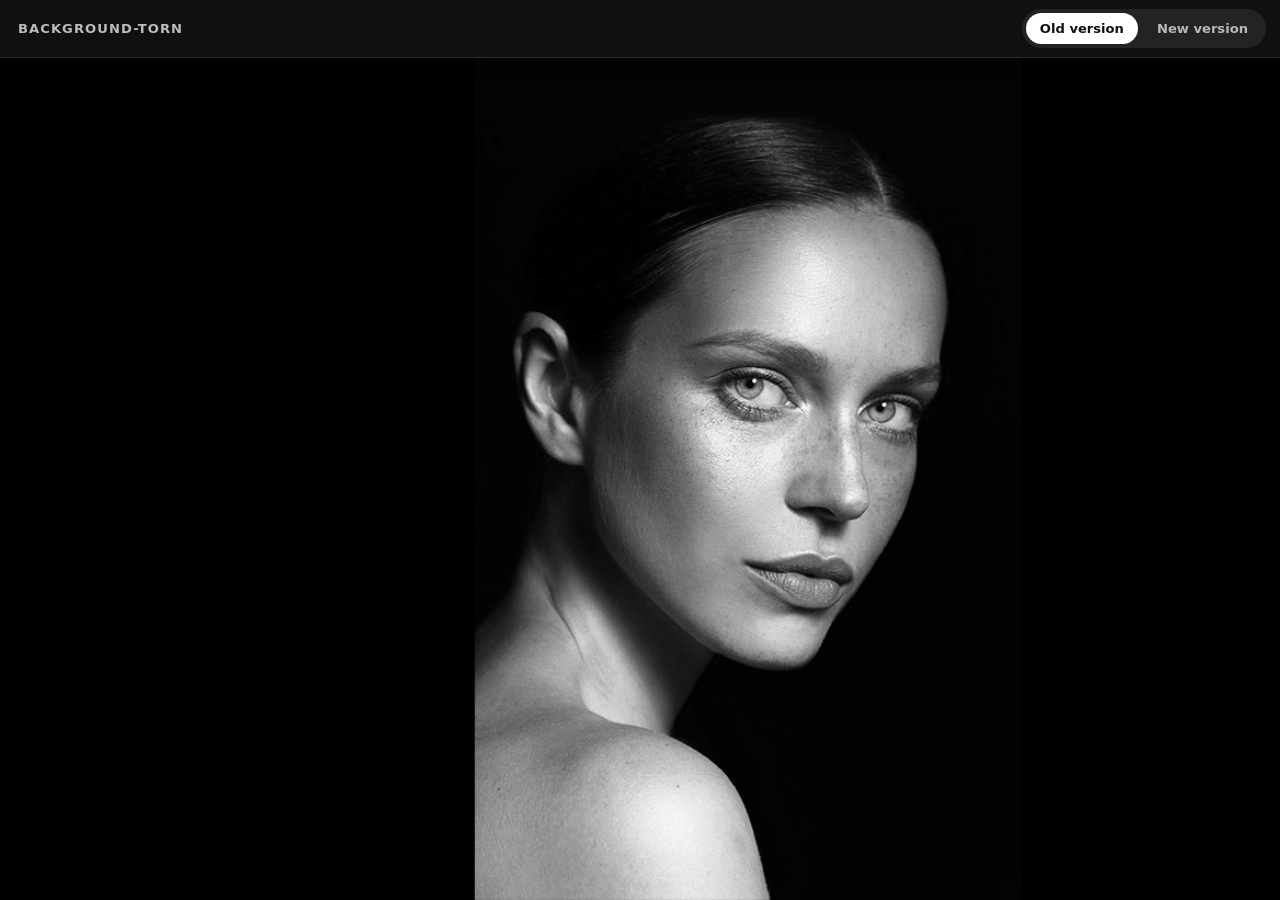
<file: index.html>
<!doctype html>
<html lang="en">
<head>
    <meta charset="utf-8">
    <meta name="viewport" content="width=device-width, initial-scale=1">
    <meta name="theme-color" content="#111111">
    <title>background-torn — old and new</title>
    <link rel="stylesheet" href="./css/index.css?v=2">
    <script src="./js/index.js?v=4" defer></script>
</head>
<body>
    <header class="version-switcher" aria-label="Choose a background-torn version">
        <span class="version-switcher__title">background-torn</span>
        <div class="version-switcher__controls" role="group" aria-label="Version">
            <button class="version-button is-active" type="button" data-version="old" aria-pressed="true">
                Old version
            </button>
            <button class="version-button" type="button" data-version="new" aria-pressed="false">
                New version
            </button>
        </div>
    </header>

    <main class="preview">
        <iframe
            class="preview__frame"
            title="Old background-torn version"
            src="./versions/old/index.html?v=4"
            data-preview
        ></iframe>
    </main>
</body>
</html>
</file>
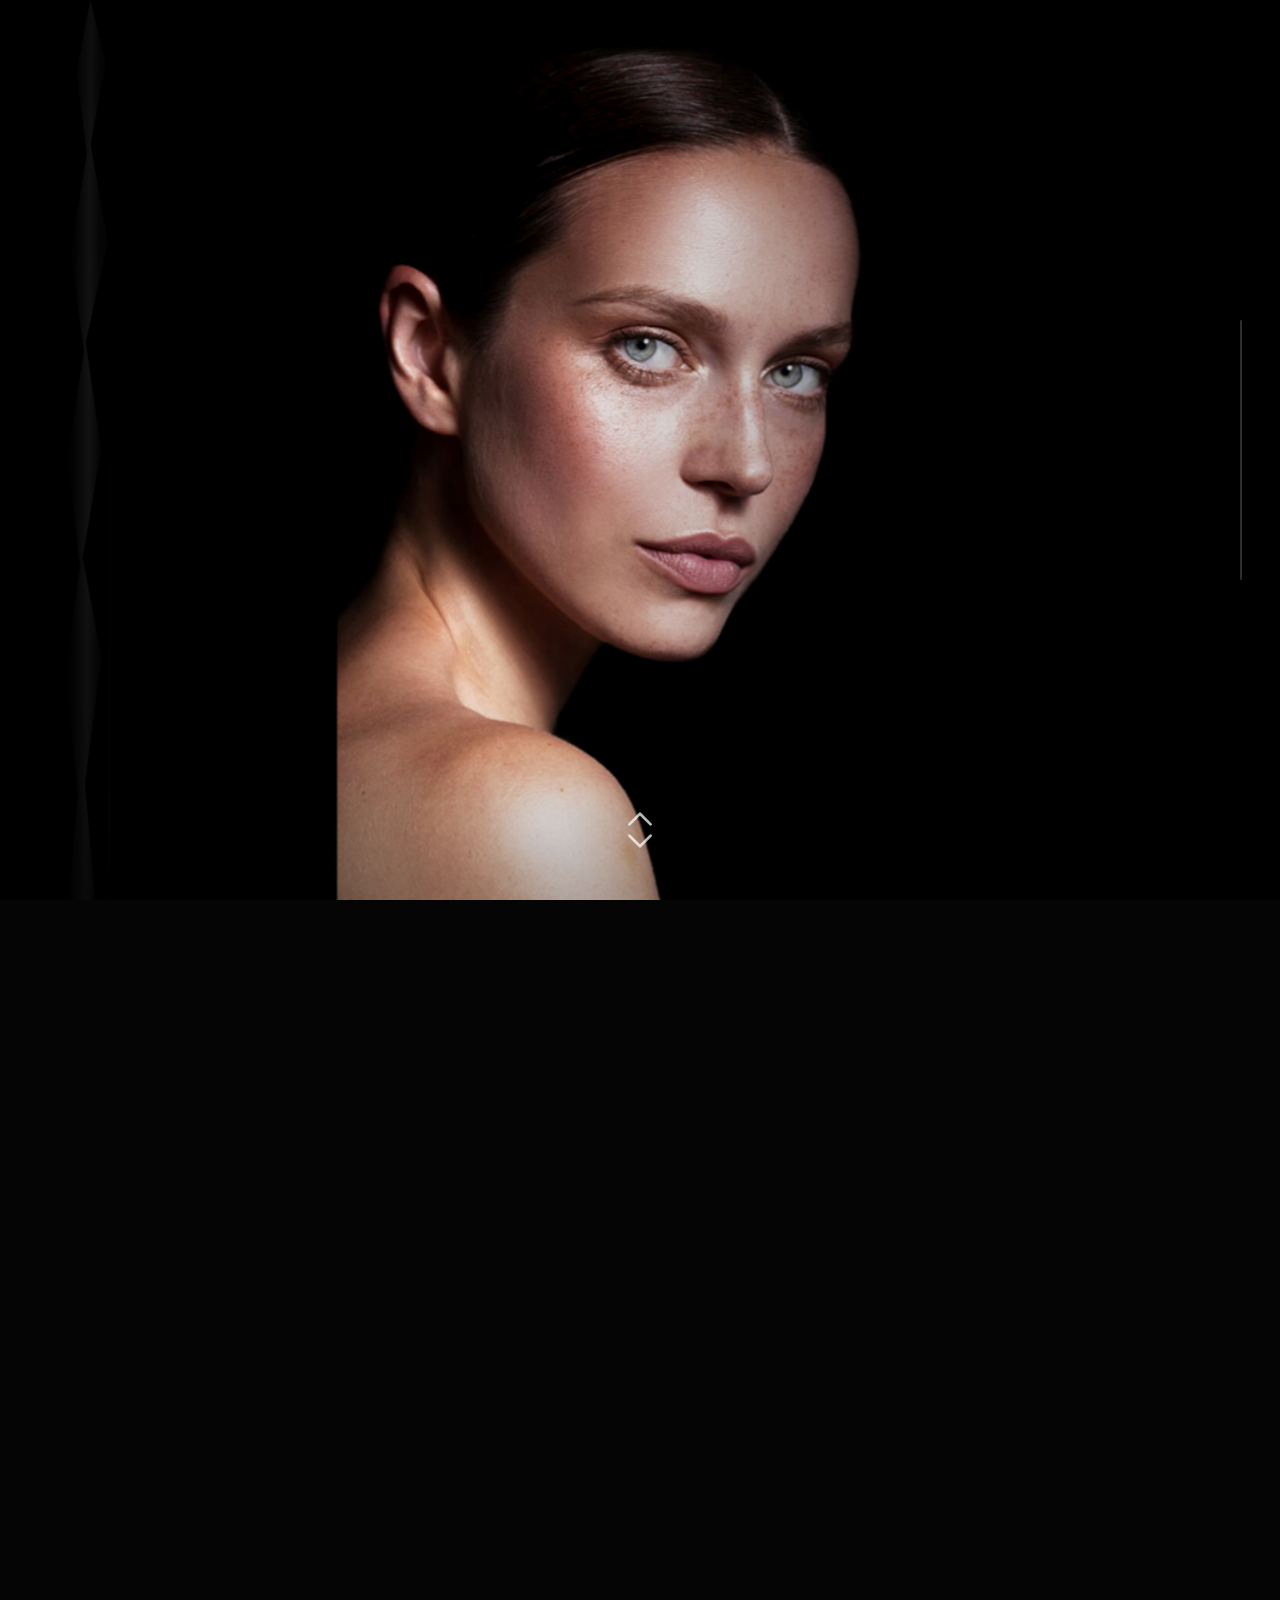
<file: versions/new/index.html>
<!doctype html>
<html lang="en">
<head>
    <meta charset="utf-8">
    <meta name="viewport" content="width=device-width, initial-scale=1">
    <meta name="theme-color" content="#050505">
    <title>background-torn</title>
    <link rel="preload" href="./img/ModelLand.jpg" as="image">
    <link rel="preload" href="./img/ModelTornLand.jpg" as="image">
    <link rel="stylesheet" href="./css/index.css?v=4">
    <script src="./js/index.js" defer></script>
</head>
<body>
    <main class="experience" data-reveal>
        <h1 class="sr-only">background-torn</h1>

        <section class="scene" aria-label="Scroll controlled torn background">
            <div class="stage" aria-hidden="true">
                <img
                    class="stage__image stage__image--base"
                    src="./img/ModelLand.jpg"
                    alt=""
                    fetchpriority="high"
                    decoding="async"
                >
                <img
                    class="stage__image stage__image--torn"
                    src="./img/ModelTornLand.jpg"
                    alt=""
                    decoding="async"
                >
                <div class="tear-edge"></div>
                <div class="stage__grain"></div>
                <div class="stage__shade"></div>
            </div>

            <div class="scene__chrome" aria-hidden="true">
                <div class="progress-rail">
                    <span class="progress-rail__fill"></span>
                </div>

                <svg class="scroll-cue" viewBox="0 0 32 40" role="img">
                    <path d="M7.5 15.5 16 7l8.5 8.5" />
                    <path d="M7.5 24.5 16 33l8.5-8.5" />
                </svg>
            </div>
        </section>
    </main>
</body>
</html>
</file>
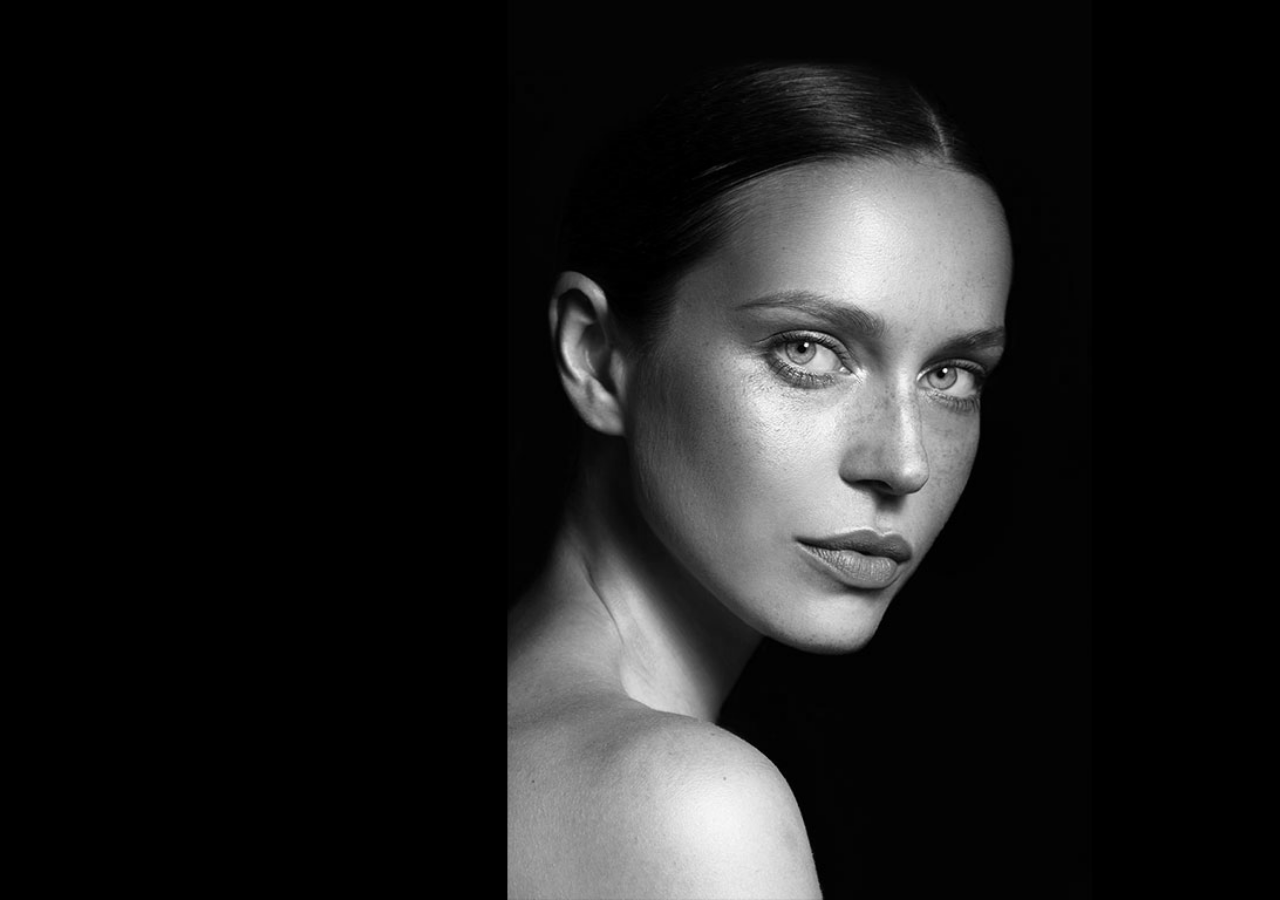
<file: versions/old/index.html>
<!DOCTYPE html>
<html lang="en">
<head>
    <meta charset="UTF-8">
    <meta name="viewport" content="width=device-width, initial-scale=1.0">
    <title>background-torn</title>
    <link rel="stylesheet" href="./css/index.css?v=4">
</head>
<body>
    <div class="container">
        
        <div class="section">
            <svg version="1.1" id="Capa_1" xmlns="http://www.w3.org/2000/svg" xmlns:xlink="http://www.w3.org/1999/xlink" x="0px" y="0px"
	 width="184.929px" height="184.929px"  viewBox="0 0 300 300" fill="white"
     >
     
<g>
	<path d="M282.082,76.511l-14.274-14.273c-1.902-1.906-4.093-2.856-6.57-2.856c-2.471,0-4.661,0.95-6.563,2.856L142.466,174.441
		L30.262,62.241c-1.903-1.906-4.093-2.856-6.567-2.856c-2.475,0-4.665,0.95-6.567,2.856L2.856,76.515C0.95,78.417,0,80.607,0,83.082
		c0,2.473,0.953,4.663,2.856,6.565l133.043,133.046c1.902,1.903,4.093,2.854,6.567,2.854s4.661-0.951,6.562-2.854L282.082,89.647
		c1.902-1.903,2.847-4.093,2.847-6.565C284.929,80.607,283.984,78.417,282.082,76.511z"/>
</g>
          <div class="content">
            
              
              </div></div>
         <div class="section" id="torn">
          <div class="content">
            
              
              </div></div>

        
          
</body>
<script src="./js/index.js"></script>
</html>
</file>
<file: css/index.css>
:root {
    color-scheme: dark;
    font-family: Inter, ui-sans-serif, system-ui, -apple-system, BlinkMacSystemFont, "Segoe UI", sans-serif;
    background: #111;
}

* {
    box-sizing: border-box;
}

html,
body {
    width: 100%;
    height: 100%;
    margin: 0;
    overflow: hidden;
}

body {
    display: grid;
    grid-template-rows: auto 1fr;
    background: #111;
}

.version-switcher {
    position: relative;
    z-index: 2;
    display: flex;
    align-items: center;
    justify-content: space-between;
    gap: 16px;
    min-height: 58px;
    padding: 9px 14px 9px 18px;
    border-bottom: 1px solid rgba(255, 255, 255, 0.12);
    background: rgba(17, 17, 17, 0.96);
    box-shadow: 0 4px 20px rgba(0, 0, 0, 0.28);
}

.version-switcher__title {
    color: rgba(255, 255, 255, 0.72);
    font-size: 0.82rem;
    font-weight: 650;
    letter-spacing: 0.08em;
    text-transform: uppercase;
}

.version-switcher__controls {
    display: flex;
    gap: 5px;
    padding: 4px;
    border-radius: 999px;
    background: rgba(255, 255, 255, 0.08);
}

.version-button {
    border: 0;
    border-radius: 999px;
    padding: 8px 14px;
    color: rgba(255, 255, 255, 0.68);
    background: transparent;
    font: inherit;
    font-size: 0.82rem;
    font-weight: 650;
    cursor: pointer;
}

.version-button:hover {
    color: #fff;
    background: rgba(255, 255, 255, 0.08);
}

.version-button:focus-visible {
    outline: 2px solid #fff;
    outline-offset: 2px;
}

.version-button.is-active {
    color: #111;
    background: #fff;
}

.preview,
.preview__frame {
    width: 100%;
    height: 100%;
    min-height: 0;
}

.preview__frame {
    display: block;
    border: 0;
    background: #050505;
}

@media (max-width: 520px) {
    .version-switcher {
        padding-left: 10px;
        padding-right: 10px;
    }

    .version-switcher__title {
        position: absolute;
        width: 1px;
        height: 1px;
        overflow: hidden;
        clip-path: inset(50%);
    }

    .version-switcher__controls {
        width: 100%;
    }

    .version-button {
        flex: 1;
    }
}
</file>
<file: versions/new/css/index.css>
:root {
    color-scheme: dark;
    background: #050505;
    font-family:
        Inter, ui-sans-serif, system-ui, -apple-system, BlinkMacSystemFont,
        "Segoe UI", sans-serif;
}

*,
*::before,
*::after {
    box-sizing: border-box;
}

html {
    min-height: 100%;
    background: #050505;
    overscroll-behavior: none;
}

body {
    min-height: 100%;
    margin: 0;
    overflow-x: hidden;
    overscroll-behavior: none;
    background: #050505;
}

img,
svg {
    display: block;
}

.sr-only {
    position: absolute;
    width: 1px;
    height: 1px;
    padding: 0;
    margin: -1px;
    overflow: hidden;
    white-space: nowrap;
    border: 0;
    clip: rect(0 0 0 0);
    clip-path: inset(50%);
}

.experience {
    --progress: 0;
    --tear-x: 7%;
    --gray: 0%;
    --overlay-opacity: 0.08;
    --edge-opacity: 0.18;
    --base-scale: 1.035;
    --torn-scale: 1.06;
    --parallax: 1.1vw;

    min-height: 260svh;
    background: #050505;
}

.scene {
    position: sticky;
    top: 0;
    min-height: 100svh;
    overflow: hidden;
    overflow: clip;
    isolation: isolate;
    background: #050505;
}

.stage,
.stage__image,
.tear-edge,
.stage__grain,
.stage__shade,
.scene__chrome {
    position: absolute;
    inset: 0;
}

.stage {
    z-index: 0;
}

.stage__image {
    width: 100%;
    height: 100%;
    object-fit: cover;
    object-position: center;
    pointer-events: none;
    user-select: none;
    transform: translateZ(0);
    will-change: clip-path, filter, opacity, transform;
}

.stage__image--base {
    filter: grayscale(var(--gray)) contrast(1.04) saturate(1.05);
    transform: scale(var(--base-scale));
}

.stage__image--torn {
    opacity: var(--overlay-opacity);
    filter: contrast(1.08) saturate(0.88);
    transform: translateX(var(--parallax)) scale(var(--torn-scale));
    clip-path: polygon(
        0 0,
        calc(var(--tear-x) - 3.2vw) 0,
        calc(var(--tear-x) + 1.4vw) 8%,
        calc(var(--tear-x) - 1.2vw) 17%,
        calc(var(--tear-x) + 2.4vw) 29%,
        calc(var(--tear-x) - 0.8vw) 42%,
        calc(var(--tear-x) + 2.7vw) 55%,
        calc(var(--tear-x) - 1.8vw) 69%,
        calc(var(--tear-x) + 1.9vw) 84%,
        calc(var(--tear-x) - 0.6vw) 100%,
        0 100%
    );
}

.tear-edge {
    left: var(--tear-x);
    right: auto;
    width: clamp(28px, 4.8vw, 82px);
    transform: translateX(-50%) rotate(0.35deg);
    opacity: var(--edge-opacity);
    mix-blend-mode: screen;
    pointer-events: none;
    background:
        linear-gradient(
            90deg,
            transparent 0%,
            rgba(255, 255, 255, 0.08) 22%,
            rgba(255, 255, 255, 0.86) 48%,
            rgba(255, 255, 255, 0.26) 64%,
            transparent 100%
        );
    filter: blur(0.25px) drop-shadow(0 0 18px rgba(255, 255, 255, 0.18));
    clip-path: polygon(
        46% 0,
        72% 7%,
        48% 16%,
        77% 27%,
        42% 38%,
        68% 50%,
        39% 62%,
        71% 73%,
        45% 87%,
        63% 100%,
        19% 100%,
        34% 88%,
        11% 75%,
        35% 63%,
        13% 51%,
        39% 39%,
        17% 28%,
        42% 17%,
        24% 8%
    );
}

.stage__grain {
    opacity: 0.09;
    mix-blend-mode: overlay;
    pointer-events: none;
    background-image:
        radial-gradient(circle at 25% 12%, rgba(255, 255, 255, 0.5) 0 1px, transparent 1px),
        radial-gradient(circle at 78% 64%, rgba(255, 255, 255, 0.38) 0 1px, transparent 1px);
    background-size: 86px 86px, 112px 112px;
    animation: grain-shift 700ms steps(2, end) infinite;
}

.stage__shade {
    z-index: 1;
    pointer-events: none;
    background:
        radial-gradient(circle at 50% 44%, transparent 0 44%, rgba(0, 0, 0, 0.68) 100%),
        linear-gradient(90deg, rgba(0, 0, 0, 0.42), transparent 34%, rgba(0, 0, 0, 0.54));
}

.scene__chrome {
    z-index: 2;
    pointer-events: none;
}

.progress-rail {
    position: absolute;
    top: 50%;
    right: clamp(18px, 3vw, 44px);
    width: 2px;
    height: min(34svh, 260px);
    overflow: hidden;
    border-radius: 999px;
    background: rgba(255, 255, 255, 0.18);
    transform: translateY(-50%);
}

.progress-rail__fill {
    width: 100%;
    height: 100%;
    transform: scaleY(var(--progress));
    transform-origin: 50% 0;
    border-radius: inherit;
    background: rgba(255, 255, 255, 0.88);
}

.scroll-cue {
    position: absolute;
    left: 50%;
    bottom: clamp(18px, 5svh, 52px);
    width: clamp(28px, 4vw, 40px);
    height: clamp(36px, 5vw, 50px);
    color: rgba(255, 255, 255, 0.72);
    transform: translateX(-50%);
    animation: cue-breathe 1.8s ease-in-out infinite;
}

.scroll-cue path {
    fill: none;
    stroke: currentColor;
    stroke-width: 2.2;
    stroke-linecap: round;
    stroke-linejoin: round;
}

@keyframes grain-shift {
    to {
        transform: translate3d(-18px, 14px, 0);
    }
}

@keyframes cue-breathe {
    50% {
        opacity: 0.46;
    }
}

@media (max-width: 720px) {
    .experience {
        min-height: 230svh;
    }

    .stage__image {
        object-position: 48% center;
    }

    .progress-rail {
        right: 16px;
        height: 28svh;
    }
}

@media (prefers-reduced-motion: reduce) {
    .stage__grain,
    .scroll-cue {
        animation: none;
    }

    .stage__image,
    .tear-edge,
    .progress-rail__fill {
        will-change: auto;
    }
}
</file>
<file: versions/old/css/index.css>
* {
    margin: 0;
    padding: 0;
}

html,
body,
.container {
    overscroll-behavior: none;
}

.container {
    position: relative;
    width: 100%;
    height: 100vh;
    overflow: auto;
}

.container .section {
    position: relative;
    width: 100%;
    height: 100%;
    background-blend-mode: multiple;
}

.container .section:nth-child(1) {
    background: url('../img/ModelLand.jpg');
    background-size: cover;
    background-attachment: fixed;

    animation: original 1s linear infinite;
    animation-play-state: paused;

    animation-delay: calc(var(--scroll) * -1s);
    animation-iteration-count: 1;
    animation-fill-mode: both;
}

#Capa_1 {
    padding-left: 10px;
    opacity: 0%;
    animation: svg-arrow 2s ease-in-out;
    animation-iteration-count: 2;
}

@keyframes svg-arrow {
    to {
        transform: translateY(300px);
        opacity: 100%;
    }
}

.container .section:nth-child(2) {
    background: url('../img/ModelTornLand.jpg');
    background-size: cover;
    background-attachment: fixed;

    animation: torn 1s linear infinite;
    animation-play-state: paused;

    animation-delay: calc(var(--scroll) * -1s);
    animation-iteration-count: 1;
    animation-fill-mode: both;
}
@keyframes original {
    to {
        transform-origin: 0%;
        filter: grayscale(100%);
    }
}

@keyframes torn {
    to {
        filter: grayscale(100%);
    }
}
</file>
